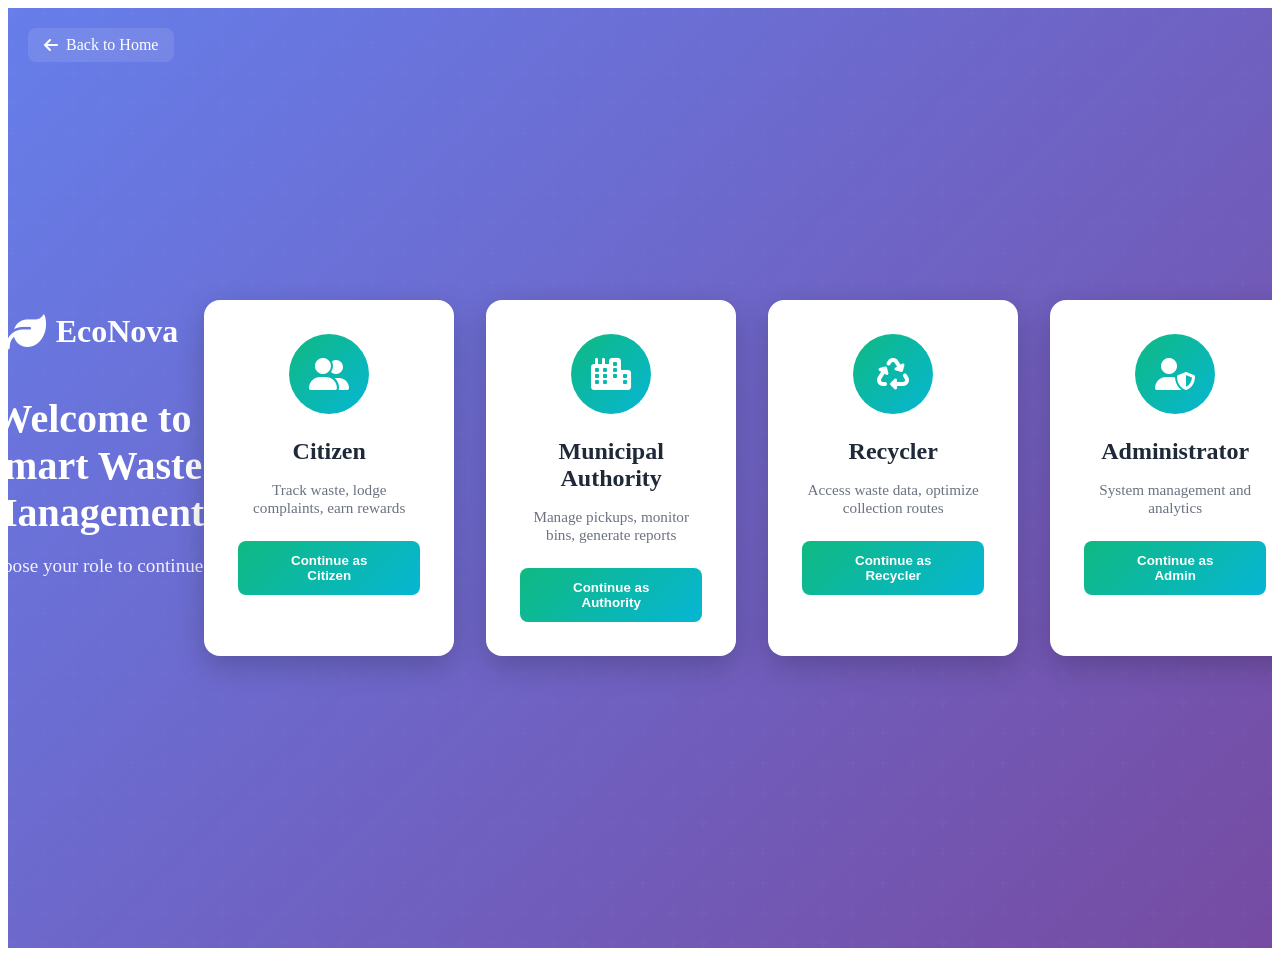
<file: modules/auth.html>
<!DOCTYPE html>
<html lang="en">
<head>
    <meta charset="UTF-8">
    <meta name="viewport" content="width=device-width, initial-scale=1.0">
    <title>Authentication - EcoNova Solutions</title>
    <link rel="stylesheet" href="../assets/css/auth.css">
    <link href="https://fonts.googleapis.com/css2?family=Poppins:wght@300;400;500;600;700&display=swap" rel="stylesheet">
    <link rel="stylesheet" href="https://cdnjs.cloudflare.com/ajax/libs/font-awesome/6.4.0/css/all.min.css">
</head>
<body>
    <div class="auth-container">
        <!-- Logo -->
        <div class="auth-header">
            <a href="../index.html" class="back-home">
                <i class="fas fa-arrow-left"></i> Back to Home
            </a>
            <div class="auth-logo">
                <i class="fas fa-leaf"></i>
                <span>EcoNova</span>
            </div>
            <h1>Welcome to Smart Waste Management</h1>
            <p>Choose your role to continue</p>
        </div>

        <!-- Role Selection -->
        <div class="role-selection" id="roleSelection">
            <div class="role-card" onclick="selectRole('citizen')">
                <div class="role-icon">
                    <i class="fas fa-user-friends"></i>
                </div>
                <h3>Citizen</h3>
                <p>Track waste, lodge complaints, earn rewards</p>
                <button class="btn-role">Continue as Citizen</button>
            </div>

            <div class="role-card" onclick="selectRole('municipal')">
                <div class="role-icon">
                    <i class="fas fa-city"></i>
                </div>
                <h3>Municipal Authority</h3>
                <p>Manage pickups, monitor bins, generate reports</p>
                <button class="btn-role">Continue as Authority</button>
            </div>

            <div class="role-card" onclick="selectRole('recycler')">
                <div class="role-icon">
                    <i class="fas fa-recycle"></i>
                </div>
                <h3>Recycler</h3>
                <p>Access waste data, optimize collection routes</p>
                <button class="btn-role">Continue as Recycler</button>
            </div>

            <div class="role-card" onclick="selectRole('admin')">
                <div class="role-icon">
                    <i class="fas fa-user-shield"></i>
                </div>
                <h3>Administrator</h3>
                <p>System management and analytics</p>
                <button class="btn-role">Continue as Admin</button>
            </div>
        </div>

        <!-- Login Form -->
        <div class="auth-form-container" id="loginForm" style="display: none;">
            <div class="form-header">
                <h2 id="loginTitle">Login</h2>
                <p id="loginSubtitle">Enter your credentials to access your account</p>
                <button class="back-btn" onclick="backToRoles()">
                    <i class="fas fa-chevron-left"></i> Change Role
                </button>
            </div>

            <form id="loginFormElement" onsubmit="handleLogin(event)">
                <div class="form-group">
                    <label>
                        <i class="fas fa-user"></i>
                        Username or Email
                    </label>
                    <input type="text" id="username" placeholder="Enter your username or email" required>
                </div>

                <div class="form-group">
                    <label>
                        <i class="fas fa-lock"></i>
                        Password
                    </label>
                    <div class="password-input">
                        <input type="password" id="password" placeholder="Enter your password" required>
                        <button type="button" class="toggle-password" onclick="togglePasswordVisibility('password')">
                            <i class="fas fa-eye"></i>
                        </button>
                    </div>
                </div>

                <div class="form-options">
                    <label class="remember-me">
                        <input type="checkbox" id="rememberMe">
                        Remember me for 30 days
                    </label>
                    <a href="#" class="forgot-link">Forgot Password?</a>
                </div>

                <button type="submit" class="btn-primary btn-full">
                    <i class="fas fa-sign-in-alt"></i> Login
                </button>

                <div class="divider">
                    <span>or continue with</span>
                </div>

                <div class="social-login">
                    <button type="button" class="social-btn" onclick="socialLogin('google')">
                        <i class="fab fa-google"></i>
                    </button>
                    <button type="button" class="social-btn" onclick="socialLogin('facebook')">
                        <i class="fab fa-facebook"></i>
                    </button>
                    <button type="button" class="social-btn" onclick="socialLogin('microsoft')">
                        <i class="fab fa-microsoft"></i>
                    </button>
                </div>

                <div class="register-prompt">
                    Don't have an account? <a href="#" onclick="switchToRegister()">Register Now</a>
                </div>
            </form>
        </div>

        <!-- Register Form -->
        <div class="auth-form-container" id="registerForm" style="display: none;">
            <div class="form-header">
                <h2>Create Your Account</h2>
                <p>Join EcoNova Solutions and contribute to a sustainable future</p>
                <button class="back-btn" onclick="switchToLogin()">
                    <i class="fas fa-chevron-left"></i> Back to Login
                </button>
            </div>

            <form id="registerFormElement" onsubmit="handleRegister(event)">
                <div class="form-group">
                    <label>
                        <i class="fas fa-id-card"></i>
                        Full Name
                    </label>
                    <input type="text" id="fullName" placeholder="Enter your full name" required>
                </div>

                <div class="form-group">
                    <label>
                        <i class="fas fa-envelope"></i>
                        Email Address
                    </label>
                    <input type="email" id="email" placeholder="Enter your email" required>
                </div>

                <div class="form-group">
                    <label>
                        <i class="fas fa-mobile-alt"></i>
                        Phone Number
                    </label>
                    <input type="tel" id="phone" placeholder="Enter your phone number" required>
                </div>

                <div class="form-group">
                    <label>
                        <i class="fas fa-user-tag"></i>
                        User Type
                    </label>
                    <select id="userType" required>
                        <option value="">Select your role</option>
                        <option value="citizen">Citizen</option>
                        <option value="municipal">Municipal Authority</option>
                        <option value="recycler">Recycler</option>
                        <option value="admin">Administrator</option>
                    </select>
                </div>

                <div class="form-group">
                    <label>
                        <i class="fas fa-lock"></i>
                        Password
                    </label>
                    <div class="password-input">
                        <input type="password" id="regPassword" placeholder="Create a strong password" required>
                        <button type="button" class="toggle-password" onclick="togglePasswordVisibility('regPassword')">
                            <i class="fas fa-eye"></i>
                        </button>
                    </div>
                    <div class="password-strength">
                        <div class="strength-bar" id="strengthBar"></div>
                        <span class="strength-text" id="strengthText">Password strength: <span id="strength">Weak</span></span>
                    </div>
                </div>

                <div class="form-group">
                    <label>
                        <i class="fas fa-lock"></i>
                        Confirm Password
                    </label>
                    <div class="password-input">
                        <input type="password" id="confirmPassword" placeholder="Re-enter your password" required>
                        <button type="button" class="toggle-password" onclick="togglePasswordVisibility('confirmPassword')">
                            <i class="fas fa-eye"></i>
                        </button>
                    </div>
                    <div id="passwordMatch" class="password-match"></div>
                </div>

                <div class="form-group checkbox-group">
                    <label>
                        <input type="checkbox" id="agreeTerms" required>
                        I agree to the <a href="#">Terms & Conditions</a> and <a href="#">Privacy Policy</a>
                    </label>
                </div>

                <div class="form-group checkbox-group">
                    <label>
                        <input type="checkbox" id="newsletter">
                        Subscribe to receive updates and sustainability tips
                    </label>
                </div>

                <button type="submit" class="btn-primary btn-full">
                    <i class="fas fa-user-plus"></i> Create Account
                </button>

                <div class="register-prompt">
                    Already have an account? <a href="#" onclick="switchToLogin()">Login Here</a>
                </div>
            </form>
        </div>
    </div>

    <script src="../assets/js/auth.js"></script>
</body>
</html>
</file>
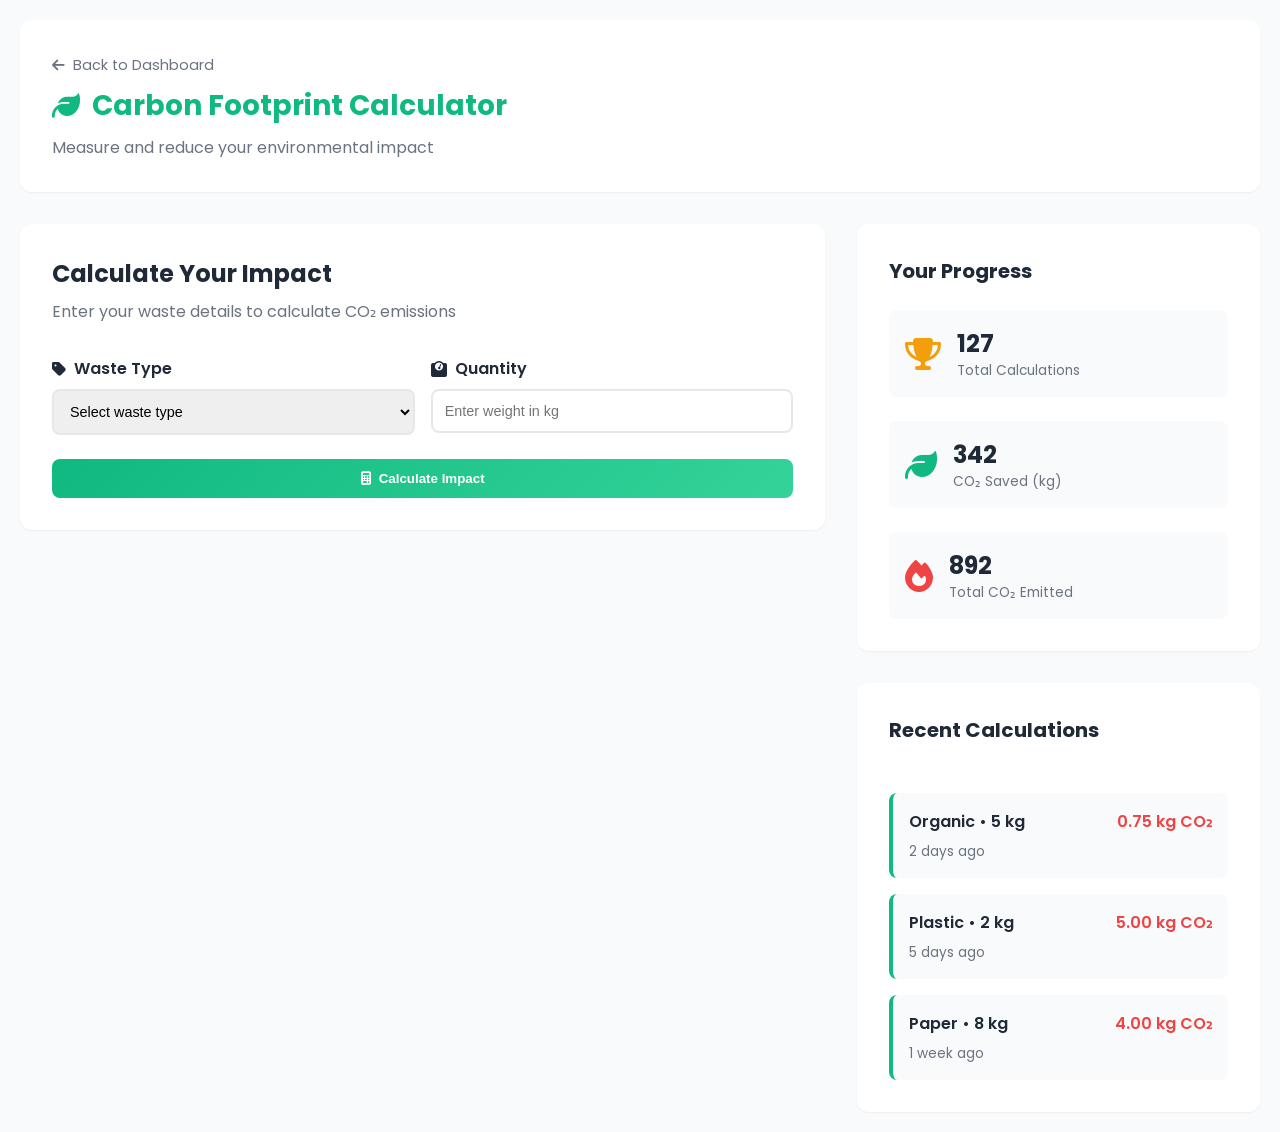
<file: modules/carbon-calculator.html>
<!DOCTYPE html>
<html lang="en">
<head>
    <meta charset="UTF-8">
    <meta name="viewport" content="width=device-width, initial-scale=1.0">
    <title>Carbon Footprint Calculator - EcoNova Solutions</title>
    <link rel="stylesheet" href="../assets/css/carbon.css">
    <link href="https://fonts.googleapis.com/css2?family=Poppins:wght@300;400;500;600;700&display=swap" rel="stylesheet">
    <link rel="stylesheet" href="https://cdnjs.cloudflare.com/ajax/libs/font-awesome/6.4.0/css/all.min.css">
</head>
<body>
    <div class="carbon-page">
        <!-- Header -->
        <header class="carbon-header">
            <div class="header-content">
                <div class="header-left">
                    <a href="dashboard.html" class="back-btn">
                        <i class="fas fa-arrow-left"></i> Back to Dashboard
                    </a>
                    <h1>
                        <i class="fas fa-leaf"></i>
                        Carbon Footprint Calculator
                    </h1>
                    <p>Measure and reduce your environmental impact</p>
                </div>
            </div>
        </header>

        <div class="carbon-container">
            <!-- Calculator Section -->
            <div class="calculator-section">
                <div class="calculator-card">
                    <h2>Calculate Your Impact</h2>
                    <p class="subtitle">Enter your waste details to calculate CO₂ emissions</p>
                    
                    <form id="carbonForm" class="carbon-form">
                        <div class="form-row">
                            <div class="form-group">
                                <label>
                                    <i class="fas fa-tag"></i> Waste Type
                                </label>
                                <select id="wasteType" required>
                                    <option value="">Select waste type</option>
                                    <option value="organic">Organic Waste</option>
                                    <option value="plastic">Plastic</option>
                                    <option value="glass">Glass</option>
                                    <option value="metal">Metal</option>
                                    <option value="paper">Paper & Cardboard</option>
                                    <option value="hazardous">Hazardous</option>
                                    <option value="ewaste">E-Waste</option>
                                </select>
                            </div>
                            
                            <div class="form-group">
                                <label>
                                    <i class="fas fa-weight"></i> Quantity
                                </label>
                                <input type="number" id="quantity" placeholder="Enter weight in kg" min="0" step="0.1" required>
                            </div>
                        </div>
                        
                        <button type="submit" class="btn btn-primary">
                            <i class="fas fa-calculator"></i> Calculate Impact
                        </button>
                    </form>
                </div>

                <!-- Result Card -->
                <div class="result-card" id="resultCard" style="display: none;">
                    <h3>Your Carbon Impact</h3>
                    <div class="co2-display">
                        <div class="co2-value">
                            <span id="co2Value">0</span>
                            <span class="co2-unit">kg CO₂</span>
                        </div>
                        <p class="co2-equivalent" id="co2Equivalent"></p>
                    </div>
                    
                    <div class="comparison-chart" id="comparisonChart">
                        <!-- Chart will be generated here -->
                    </div>
                    
                    <div class="recommendations" id="recommendations">
                        <!-- Recommendations will be shown here -->
                    </div>
                </div>
            </div>

            <!-- Stats & History -->
            <div class="stats-section">
                <div class="stats-card">
                    <h3>Your Progress</h3>
                    <div class="stat-items">
                        <div class="stat-item">
                            <i class="fas fa-trophy" style="color: #f59e0b;"></i>
                            <div>
                                <span class="stat-value">127</span>
                                <span class="stat-label">Total Calculations</span>
                            </div>
                        </div>
                        <div class="stat-item">
                            <i class="fas fa-leaf" style="color: #10b981;"></i>
                            <div>
                                <span class="stat-value">342</span>
                                <span class="stat-label">CO₂ Saved (kg)</span>
                            </div>
                        </div>
                        <div class="stat-item">
                            <i class="fas fa-fire" style="color: #ef4444;"></i>
                            <div>
                                <span class="stat-value">892</span>
                                <span class="stat-label">Total CO₂ Emitted</span>
                            </div>
                        </div>
                    </div>
                </div>

                <div class="history-card">
                    <div class="card-header">
                        <h3>Recent Calculations</h3>
                    </div>
                    <div class="history-list" id="historyList">
                        <!-- History items will be loaded here -->
                    </div>
                </div>
            </div>
        </div>
    </div>

    <script src="../assets/js/carbon.js"></script>
</body>
</html>
</file>
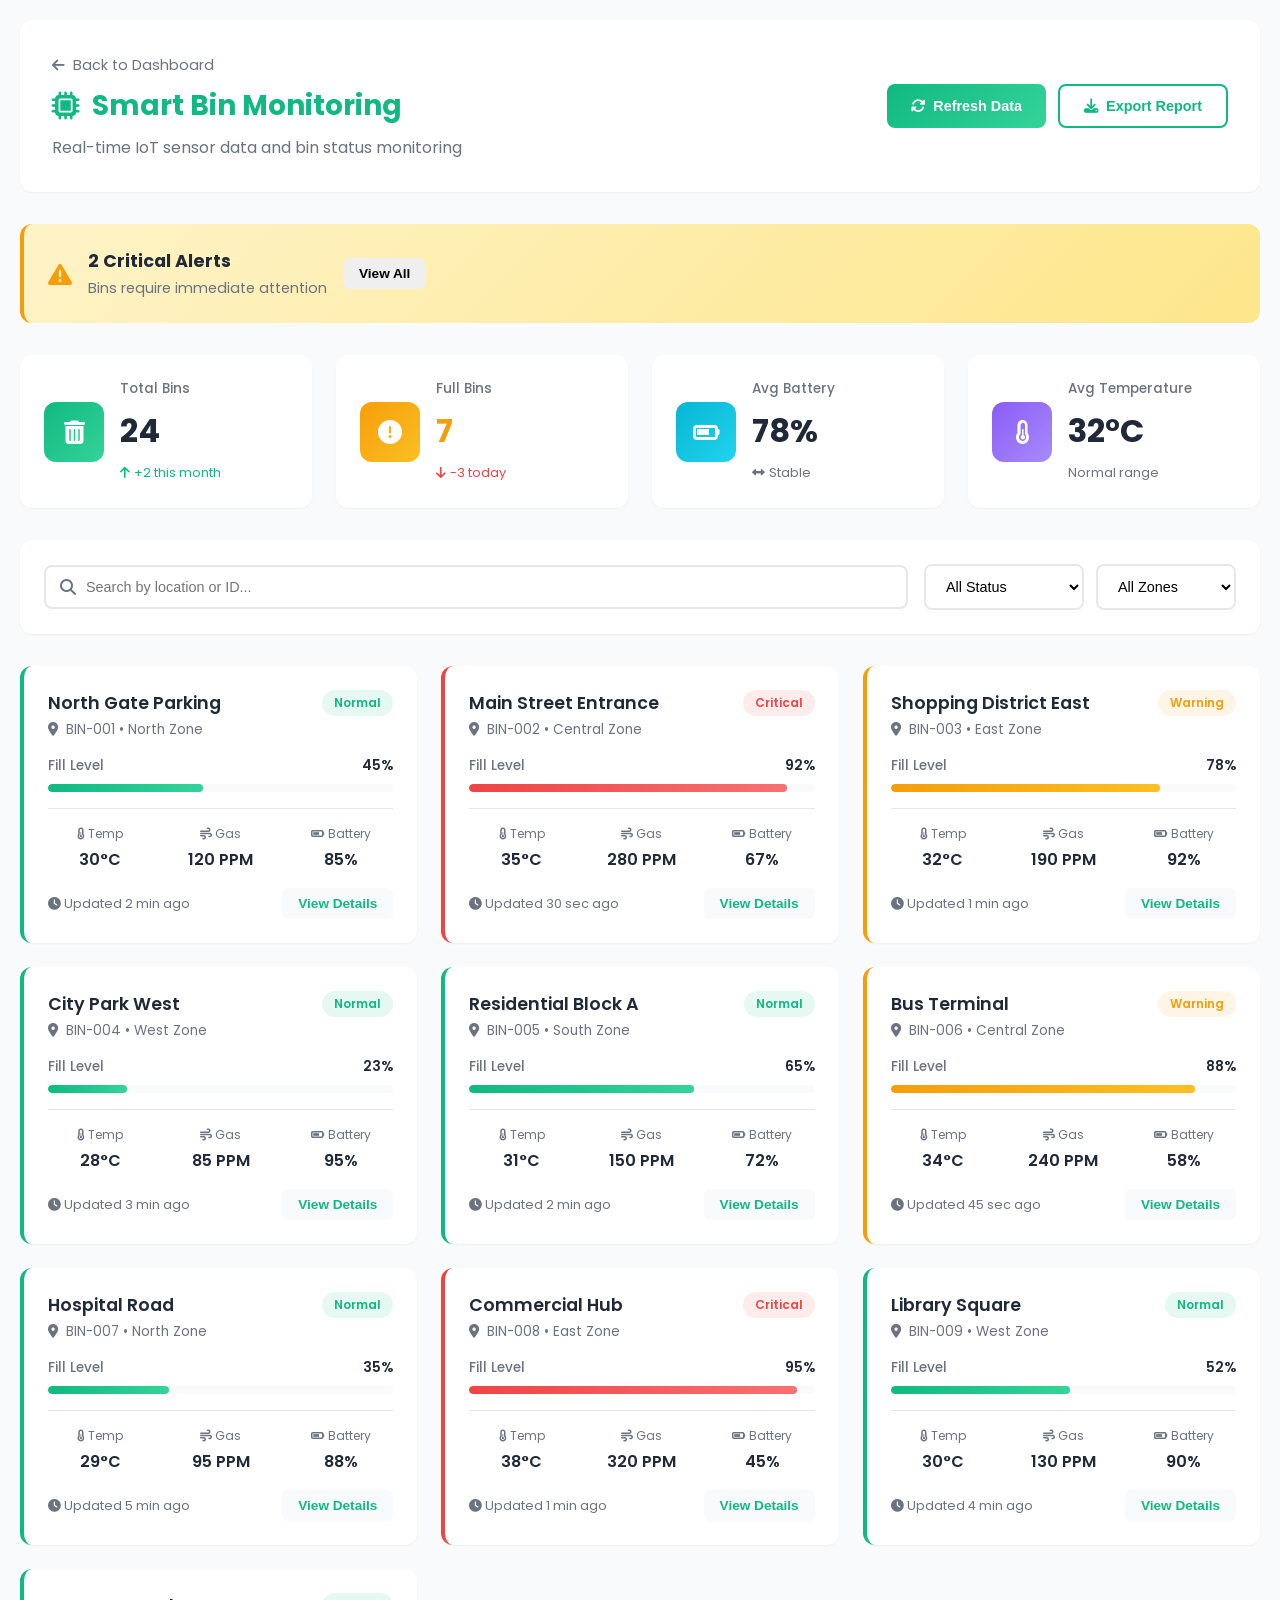
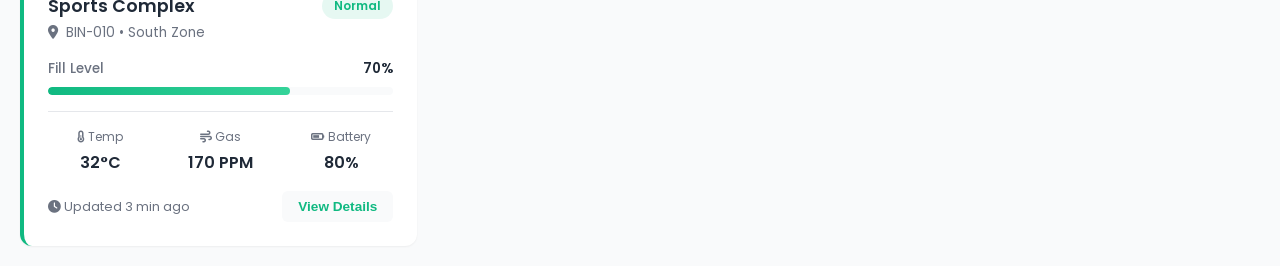
<file: modules/sensors.html>
<!DOCTYPE html>
<html lang="en">
<head>
    <meta charset="UTF-8">
    <meta name="viewport" content="width=device-width, initial-scale=1.0">
    <title>Smart Bin Sensors - EcoNova Solutions</title>
    <link rel="stylesheet" href="../assets/css/sensors.css">
    <link href="https://fonts.googleapis.com/css2?family=Poppins:wght@300;400;500;600;700&display=swap" rel="stylesheet">
    <link rel="stylesheet" href="https://cdnjs.cloudflare.com/ajax/libs/font-awesome/6.4.0/css/all.min.css">
</head>
<body>
    <div class="sensor-page">
        <!-- Header -->
        <header class="sensor-header">
            <div class="header-content">
                <div class="header-left">
                    <a href="dashboard.html" class="back-btn">
                        <i class="fas fa-arrow-left"></i> Back to Dashboard
                    </a>
                    <h1>
                        <i class="fas fa-microchip"></i>
                        Smart Bin Monitoring
                    </h1>
                    <p>Real-time IoT sensor data and bin status monitoring</p>
                </div>
                <div class="header-actions">
                    <button class="btn btn-primary" onclick="refreshData()">
                        <i class="fas fa-sync-alt"></i> Refresh Data
                    </button>
                    <button class="btn btn-secondary">
                        <i class="fas fa-download"></i> Export Report
                    </button>
                </div>
            </div>
        </header>

        <!-- Main Content -->
        <div class="sensor-container">
            <!-- Alert Panel -->
            <div class="alert-panel" id="alertPanel">
                <div class="alert-content">
                    <i class="fas fa-exclamation-triangle"></i>
                    <div class="alert-text">
                        <strong>3 Critical Alerts</strong>
                        <p>Bins require immediate attention</p>
                    </div>
                    <button class="btn btn-small" onclick="viewAlerts()">View All</button>
                </div>
            </div>

            <!-- Stats Overview -->
            <div class="stats-grid">
                <div class="stat-card">
                    <div class="stat-icon" style="background: linear-gradient(135deg, #10b981, #34d399);">
                        <i class="fas fa-trash-alt"></i>
                    </div>
                    <div class="stat-details">
                        <h3>Total Bins</h3>
                        <p class="stat-value">24</p>
                        <span class="stat-change positive">
                            <i class="fas fa-arrow-up"></i> +2 this month
                        </span>
                    </div>
                </div>

                <div class="stat-card">
                    <div class="stat-icon" style="background: linear-gradient(135deg, #f59e0b, #fbbf24);">
                        <i class="fas fa-exclamation-circle"></i>
                    </div>
                    <div class="stat-details">
                        <h3>Full Bins</h3>
                        <p class="stat-value" style="color: #f59e0b;">7</p>
                        <span class="stat-change negative">
                            <i class="fas fa-arrow-down"></i> -3 today
                        </span>
                    </div>
                </div>

                <div class="stat-card">
                    <div class="stat-icon" style="background: linear-gradient(135deg, #06b6d4, #22d3ee);">
                        <i class="fas fa-battery-three-quarters"></i>
                    </div>
                    <div class="stat-details">
                        <h3>Avg Battery</h3>
                        <p class="stat-value">78%</p>
                        <span class="stat-change neutral">
                            <i class="fas fa-arrows-alt-h"></i> Stable
                        </span>
                    </div>
                </div>

                <div class="stat-card">
                    <div class="stat-icon" style="background: linear-gradient(135deg, #8b5cf6, #a78bfa);">
                        <i class="fas fa-thermometer-half"></i>
                    </div>
                    <div class="stat-details">
                        <h3>Avg Temperature</h3>
                        <p class="stat-value">32°C</p>
                        <span class="stat-change neutral">Normal range</span>
                    </div>
                </div>
            </div>

            <!-- Filters and Search -->
            <div class="controls-bar">
                <div class="search-box">
                    <i class="fas fa-search"></i>
                    <input type="text" placeholder="Search by location or ID..." id="searchInput">
                </div>
                <div class="filter-group">
                    <select class="filter-select" id="statusFilter">
                        <option value="all">All Status</option>
                        <option value="critical">Critical (>90%)</option>
                        <option value="warning">Warning (>75%)</option>
                        <option value="normal">Normal</option>
                    </select>
                    <select class="filter-select" id="zoneFilter">
                        <option value="all">All Zones</option>
                        <option value="north">North Zone</option>
                        <option value="south">South Zone</option>
                        <option value="east">East Zone</option>
                        <option value="west">West Zone</option>
                        <option value="central">Central Zone</option>
                    </select>
                </div>
            </div>

            <!-- Bin List -->
            <div class="bins-container" id="binsContainer">
                <!-- Bin cards will be generated by JavaScript -->
            </div>
        </div>
    </div>

    <!-- Bin Detail Modal -->
    <div class="modal" id="binModal">
        <div class="modal-content">
            <div class="modal-header">
                <h2>Bin Details</h2>
                <button class="close-btn" onclick="closeBinModal()">
                    <i class="fas fa-times"></i>
                </button>
            </div>
            <div class="modal-body" id="binDetails">
                <!-- Details will be loaded here -->
            </div>
        </div>
    </div>

    <script src="../assets/js/sensors.js"></script>
</body>
</html>
</file>
<file: assets/css/auth.css>
/* ===================================
   AUTHENTICATION STYLES
   =================================== */
:root {
    --primary-color: #10b981;
    --primary-dark: #059669;
    --primary-light: #34d399;
    --secondary-color: #06b6d4;
    --accent-color: #f59e0b;
    --text-dark: #1f2937;
    --text-light: #6b7280;
    --bg-white: #ffffff;
    --bg-light: #f9fafb;
    --bg-gradient: linear-gradient(135deg, #10b981 0%, #06b6d4 100%);
}

.auth-container {
    min-height: 100vh;
    background: linear-gradient(135deg, #667eea 0%, #764ba2 100%);
    display: flex;
    align-items: center;
    justify-content: center;
    padding: 20px;
    position: relative;
    overflow: hidden;
}

.auth-container::before {
    content: '';
    position: absolute;
    top: 0;
    left: 0;
    right: 0;
    bottom: 0;
    background: url('data:image/svg+xml,<svg width="60" height="60" viewBox="0 0 60 60" xmlns="http://www.w3.org/2000/svg"><g fill="none" fill-rule="evenodd"><g fill="%23ffffff" fill-opacity="0.05"><path d="M36 34v-4h-2v4h-4v2h4v4h2v-4h4v-2h-4zm0-30V0h-2v4h-4v2h4v4h2V6h4V4h-4zM6 34v-4H4v4H0v2h4v4h2v-4h4v-2H6zM6 4V0H4v4H0v2h4v4h2V6h4V4H6z"/></g></g></svg>');
    opacity: 0.3;
    animation: movePattern 20s linear infinite;
}

@keyframes movePattern {
    0% { transform: translate(0, 0); }
    100% { transform: translate(60px, 60px); }
}

.auth-header {
    text-align: center;
    margin-bottom: 3rem;
    color: white;
}

.back-home {
    position: absolute;
    top: 20px;
    left: 20px;
    color: white;
    text-decoration: none;
    display: inline-flex;
    align-items: center;
    gap: 0.5rem;
    padding: 0.5rem 1rem;
    border-radius: 8px;
    background: rgba(255, 255, 255, 0.1);
    backdrop-filter: blur(10px);
    transition: all 0.3s ease;
}

.back-home:hover {
    background: rgba(255, 255, 255, 0.2);
    transform: translateX(-5px);
}

.auth-logo {
    display: inline-flex;
    align-items: center;
    gap: 10px;
    font-size: 2rem;
    font-weight: 700;
    margin-bottom: 1rem;
}

.auth-logo i {
    font-size: 2.5rem;
}

.auth-header h1 {
    font-size: 2.5rem;
    font-weight: 700;
    margin-bottom: 0.5rem;
}

.auth-header p {
    font-size: 1.2rem;
    opacity: 0.9;
}

/* ===================================
   ROLE SELECTION
   =================================== */
.role-selection {
    display: grid;
    grid-template-columns: repeat(auto-fit, minmax(250px, 1fr));
    gap: 2rem;
    max-width: 1200px;
    width: 100%;
    z-index: 1;
}

.role-card {
    background: white;
    border-radius: 16px;
    padding: 2rem;
    text-align: center;
    cursor: pointer;
    transition: all 0.3s ease;
    box-shadow: 0 10px 30px rgba(0, 0, 0, 0.2);
    border: 2px solid transparent;
}

.role-card:hover {
    transform: translateY(-10px);
    box-shadow: 0 20px 40px rgba(0, 0, 0, 0.3);
    border-color: var(--primary-color);
}

.role-icon {
    width: 80px;
    height: 80px;
    background: linear-gradient(135deg, var(--primary-color), var(--secondary-color));
    border-radius: 50%;
    display: flex;
    align-items: center;
    justify-content: center;
    margin: 0 auto 1.5rem;
    font-size: 2rem;
    color: white;
    transition: all 0.3s ease;
}

.role-card:hover .role-icon {
    transform: scale(1.1) rotate(5deg);
}

.role-card h3 {
    font-size: 1.5rem;
    font-weight: 600;
    margin-bottom: 0.5rem;
    color: var(--text-dark);
}

.role-card p {
    color: var(--text-light);
    margin-bottom: 1.5rem;
    font-size: 0.95rem;
}

.btn-role {
    background: var(--bg-gradient);
    color: white;
    border: none;
    padding: 0.75rem 2rem;
    border-radius: 8px;
    font-weight: 600;
    cursor: pointer;
    transition: all 0.3s ease;
    width: 100%;
}

.btn-role:hover {
    transform: translateY(-2px);
    box-shadow: 0 5px 15px rgba(16, 185, 129, 0.4);
}

/* ===================================
   AUTH FORMS
   =================================== */
.auth-form-container {
    background: white;
    border-radius: 20px;
    padding: 3rem;
    max-width: 500px;
    width: 100%;
    box-shadow: 0 20px 60px rgba(0, 0, 0, 0.3);
    z-index: 1;
    animation: slideIn 0.3s ease-out;
}

@keyframes slideIn {
    from {
        opacity: 0;
        transform: translateY(20px);
    }
    to {
        opacity: 1;
        transform: translateY(0);
    }
}

.form-header {
    text-align: center;
    margin-bottom: 2rem;
}

.form-header h2 {
    font-size: 2rem;
    font-weight: 700;
    margin-bottom: 0.5rem;
    color: var(--text-dark);
}

.form-header p {
    color: var(--text-light);
    margin-bottom: 1rem;
}

.back-btn {
    background: transparent;
    border: none;
    color: var(--primary-color);
    cursor: pointer;
    font-weight: 500;
    display: inline-flex;
    align-items: center;
    gap: 0.5rem;
    transition: all 0.3s ease;
}

.back-btn:hover {
    transform: translateX(-5px);
}

.form-group {
    margin-bottom: 1.5rem;
}

.form-group label {
    display: flex;
    align-items: center;
    gap: 0.5rem;
    font-weight: 500;
    margin-bottom: 0.5rem;
    color: var(--text-dark);
}

.form-group label i {
    color: var(--primary-color);
}

.form-group input,
.form-group select {
    width: 100%;
    padding: 1rem;
    border: 2px solid #e5e7eb;
    border-radius: 8px;
    font-size: 1rem;
    transition: all 0.3s ease;
    font-family: 'Poppins', sans-serif;
}

.form-group input:focus,
.form-group select:focus {
    outline: none;
    border-color: var(--primary-color);
    box-shadow: 0 0 0 3px rgba(16, 185, 129, 0.1);
}

.password-input {
    position: relative;
}

.password-input input {
    padding-right: 3rem;
}

.toggle-password {
    position: absolute;
    right: 10px;
    top: 50%;
    transform: translateY(-50%);
    background: transparent;
    border: none;
    color: var(--text-light);
    cursor: pointer;
    padding: 0.5rem;
    transition: all 0.3s ease;
}

.toggle-password:hover {
    color: var(--primary-color);
}

.password-strength {
    margin-top: 0.5rem;
}

.strength-bar {
    height: 4px;
    background: #e5e7eb;
    border-radius: 2px;
    overflow: hidden;
    margin-bottom: 0.25rem;
}

.strength-bar::before {
    content: '';
    display: block;
    height: 100%;
    width: 0%;
    transition: all 0.3s ease;
    background: #ef4444;
}

.strength-bar.weak::before {
    width: 33.33%;
    background: #ef4444;
}

.strength-bar.medium::before {
    width: 66.66%;
    background: #f59e0b;
}

.strength-bar.strong::before {
    width: 100%;
    background: #10b981;
}

.strength-text {
    font-size: 0.85rem;
    color: var(--text-light);
}

.strength-text span {
    font-weight: 600;
}

.password-match {
    margin-top: 0.5rem;
    font-size: 0.85rem;
    display: none;
}

.password-match.match {
    display: block;
    color: #10b981;
}

.password-match.no-match {
    display: block;
    color: #ef4444;
}

.form-options {
    display: flex;
    justify-content: space-between;
    align-items: center;
    margin-bottom: 1.5rem;
}

.remember-me {
    display: flex;
    align-items: center;
    gap: 0.5rem;
    font-size: 0.9rem;
}

.forgot-link {
    color: var(--primary-color);
    text-decoration: none;
    font-size: 0.9rem;
    transition: all 0.3s ease;
}

.forgot-link:hover {
    text-decoration: underline;
}

.checkbox-group label {
    display: flex;
    align-items: center;
    gap: 0.5rem;
    font-size: 0.9rem;
    cursor: pointer;
}

.checkbox-group input[type="checkbox"] {
    width: auto;
    cursor: pointer;
}

.checkbox-group a {
    color: var(--primary-color);
    text-decoration: none;
}

.checkbox-group a:hover {
    text-decoration: underline;
}

.btn-full {
    width: 100%;
    padding: 1rem;
    font-size: 1.1rem;
    margin-bottom: 1rem;
}

.divider {
    text-align: center;
    margin: 1.5rem 0;
    position: relative;
}

.divider::before,
.divider::after {
    content: '';
    position: absolute;
    top: 50%;
    width: 40%;
    height: 1px;
    background: #e5e7eb;
}

.divider::before {
    left: 0;
}

.divider::after {
    right: 0;
}

.divider span {
    background: white;
    padding: 0 1rem;
    position: relative;
    color: var(--text-light);
    font-size: 0.9rem;
}

.social-login {
    display: flex;
    gap: 1rem;
    justify-content: center;
    margin-bottom: 1.5rem;
}

.social-btn {
    width: 50px;
    height: 50px;
    border: 2px solid #e5e7eb;
    border-radius: 50%;
    background: white;
    cursor: pointer;
    transition: all 0.3s ease;
    font-size: 1.3rem;
    color: var(--text-dark);
    display: flex;
    align-items: center;
    justify-content: center;
}

.social-btn:hover {
    border-color: var(--primary-color);
    background: var(--primary-color);
    color: white;
    transform: translateY(-3px);
}

.register-prompt {
    text-align: center;
    font-size: 0.95rem;
    color: var(--text-light);
}

.register-prompt a {
    color: var(--primary-color);
    text-decoration: none;
    font-weight: 600;
    transition: all 0.3s ease;
}

.register-prompt a:hover {
    text-decoration: underline;
}

/* ===================================
   RESPONSIVE
   =================================== */
@media (max-width: 768px) {
    .auth-header h1 {
        font-size: 2rem;
    }

    .role-selection {
        grid-template-columns: 1fr;
    }

    .auth-form-container {
        padding: 2rem 1.5rem;
    }

    .form-options {
        flex-direction: column;
        align-items: flex-start;
        gap: 1rem;
    }

    .back-home {
        position: relative;
        top: 0;
        left: 0;
        margin-bottom: 1rem;
        display: inline-block;
    }
}

@media (max-width: 480px) {
    .auth-header h1 {
        font-size: 1.5rem;
    }

    .auth-logo {
        font-size: 1.5rem;
    }

    .auth-logo i {
        font-size: 2rem;
    }

    .role-card {
        padding: 1.5rem;
    }

    .auth-form-container {
        padding: 1.5rem 1rem;
    }
}
</file>
<file: assets/css/carbon.css>
/* ===================================
   CARBON CALCULATOR STYLES
   =================================== */
:root {
    --primary-color: #10b981;
    --danger-color: #ef4444;
    --warning-color: #f59e0b;
    --bg-light: #f9fafb;
    --bg-white: #ffffff;
    --text-dark: #1f2937;
    --text-light: #6b7280;
    --border-color: #e5e7eb;
    --shadow-sm: 0 1px 2px 0 rgba(0, 0, 0, 0.05);
    --shadow-md: 0 4px 6px -1px rgba(0, 0, 0, 0.1);
    --shadow-lg: 0 10px 15px -3px rgba(0, 0, 0, 0.1);
    --border-radius: 12px;
}

* {
    margin: 0;
    padding: 0;
    box-sizing: border-box;
}

body {
    font-family: 'Poppins', sans-serif;
    background: var(--bg-light);
    color: var(--text-dark);
}

.carbon-page {
    min-height: 100vh;
    padding: 20px;
}

/* Header */
.carbon-header {
    background: var(--bg-white);
    border-radius: var(--border-radius);
    padding: 2rem;
    margin-bottom: 2rem;
    box-shadow: var(--shadow-sm);
}

.header-content {
    display: flex;
    justify-content: space-between;
    align-items: center;
}

.header-left h1 {
    display: flex;
    align-items: center;
    gap: 0.75rem;
    font-size: 1.75rem;
    color: var(--primary-color);
    margin: 0.5rem 0;
}

.header-left p {
    color: var(--text-light);
    margin-top: 0.25rem;
}

.back-btn {
    display: inline-flex;
    align-items: center;
    gap: 0.5rem;
    color: var(--text-light);
    text-decoration: none;
    font-size: 0.9rem;
    transition: all 0.3s;
}

.back-btn:hover {
    color: var(--primary-color);
}

/* Container */
.carbon-container {
    display: grid;
    grid-template-columns: 2fr 1fr;
    gap: 2rem;
}

/* Calculator Section */
.calculator-section {
    display: flex;
    flex-direction: column;
    gap: 2rem;
}

.calculator-card,
.result-card {
    background: var(--bg-white);
    border-radius: var(--border-radius);
    padding: 2rem;
    box-shadow: var(--shadow-sm);
}

.calculator-card h2 {
    font-size: 1.5rem;
    margin-bottom: 0.5rem;
}

.calculator-card .subtitle {
    color: var(--text-light);
    margin-bottom: 2rem;
}

/* Form */
.carbon-form {
    display: flex;
    flex-direction: column;
    gap: 1.5rem;
}

.form-row {
    display: grid;
    grid-template-columns: 1fr 1fr;
    gap: 1rem;
}

.form-group {
    display: flex;
    flex-direction: column;
    gap: 0.5rem;
}

.form-group label {
    font-weight: 600;
    color: var(--text-dark);
    display: flex;
    align-items: center;
    gap: 0.5rem;
}

.form-group select,
.form-group input {
    padding: 0.75rem;
    border: 2px solid var(--border-color);
    border-radius: 8px;
    font-size: 0.9rem;
    transition: all 0.3s;
}

.form-group select:focus,
.form-group input:focus {
    outline: none;
    border-color: var(--primary-color);
}

.btn {
    padding: 0.75rem 2rem;
    border: none;
    border-radius: 8px;
    font-weight: 600;
    cursor: pointer;
    transition: all 0.3s;
    display: inline-flex;
    align-items: center;
    justify-content: center;
    gap: 0.5rem;
    width: 100%;
}

.btn-primary {
    background: linear-gradient(135deg, var(--primary-color), #34d399);
    color: white;
}

.btn-primary:hover {
    transform: translateY(-2px);
    box-shadow: var(--shadow-md);
}

/* Result Display */
.result-card h3 {
    font-size: 1.25rem;
    margin-bottom: 1.5rem;
    color: var(--text-dark);
}

.co2-display {
    text-align: center;
    margin-bottom: 2rem;
}

.co2-value {
    display: inline-flex;
    align-items: baseline;
    gap: 0.5rem;
    font-size: 3rem;
    font-weight: 700;
    color: var(--danger-color);
}

.co2-unit {
    font-size: 1.5rem;
    color: var(--text-light);
}

.co2-equivalent {
    font-size: 1.1rem;
    color: var(--text-light);
    margin-top: 0.5rem;
}

.comparison-chart {
    margin-bottom: 2rem;
    padding: 1.5rem;
    background: var(--bg-light);
    border-radius: var(--border-radius);
}

.bar-item {
    display: flex;
    align-items: center;
    gap: 1rem;
    margin-bottom: 1rem;
}

.bar-item:last-child {
    margin-bottom: 0;
}

.bar-label {
    min-width: 120px;
    font-weight: 600;
    font-size: 0.9rem;
}

.bar-container {
    flex: 1;
    height: 30px;
    background: var(--bg-white);
    border-radius: 15px;
    overflow: hidden;
    position: relative;
}

.bar-fill {
    height: 100%;
    background: linear-gradient(90deg, var(--primary-color), #34d399);
    border-radius: 15px;
    transition: width 1s ease-out;
    display: flex;
    align-items: center;
    padding-left: 1rem;
    color: white;
    font-weight: 600;
    font-size: 0.85rem;
}

.recommendations {
    display: flex;
    flex-direction: column;
    gap: 1rem;
}

.recommendation-item {
    padding: 1rem;
    background: var(--bg-light);
    border-left: 4px solid var(--primary-color);
    border-radius: 8px;
    display: flex;
    align-items: center;
    gap: 1rem;
}

.recommendation-item i {
    font-size: 1.5rem;
    color: var(--primary-color);
}

.recommendation-item p {
    line-height: 1.6;
    color: var(--text-dark);
}

/* Stats Section */
.stats-section {
    display: flex;
    flex-direction: column;
    gap: 2rem;
}

.stats-card,
.history-card {
    background: var(--bg-white);
    border-radius: var(--border-radius);
    padding: 2rem;
    box-shadow: var(--shadow-sm);
}

.stats-card h3,
.history-card h3 {
    font-size: 1.25rem;
    margin-bottom: 1.5rem;
    color: var(--text-dark);
}

.stat-items {
    display: flex;
    flex-direction: column;
    gap: 1.5rem;
}

.stat-item {
    display: flex;
    align-items: center;
    gap: 1rem;
    padding: 1rem;
    background: var(--bg-light);
    border-radius: 8px;
}

.stat-item i {
    font-size: 2rem;
}

.stat-value {
    display: block;
    font-size: 1.5rem;
    font-weight: 700;
    color: var(--text-dark);
}

.stat-label {
    display: block;
    font-size: 0.85rem;
    color: var(--text-light);
}

.card-header {
    display: flex;
    justify-content: space-between;
    align-items: center;
    margin-bottom: 1.5rem;
}

.history-list {
    display: flex;
    flex-direction: column;
    gap: 1rem;
}

.history-item {
    padding: 1rem;
    background: var(--bg-light);
    border-radius: 8px;
    border-left: 4px solid var(--primary-color);
}

.history-item-header {
    display: flex;
    justify-content: space-between;
    align-items: center;
    margin-bottom: 0.5rem;
}

.history-item-category {
    font-weight: 600;
    color: var(--text-dark);
}

.history-item-co2 {
    font-weight: 600;
    color: var(--danger-color);
}

.history-item-details {
    font-size: 0.85rem;
    color: var(--text-light);
}

/* Responsive */
@media (max-width: 1024px) {
    .carbon-container {
        grid-template-columns: 1fr;
    }
}

@media (max-width: 768px) {
    .carbon-page {
        padding: 10px;
    }

    .form-row {
        grid-template-columns: 1fr;
    }

    .co2-value {
        font-size: 2rem;
    }
}
</file>
<file: assets/css/sensors.css>
/* ===================================
   SENSOR MODULE STYLES
   =================================== */
:root {
    --primary-color: #10b981;
    --primary-dark: #059669;
    --secondary-color: #06b6d4;
    --danger-color: #ef4444;
    --warning-color: #f59e0b;
    --success-color: #10b981;
    --bg-light: #f9fafb;
    --bg-white: #ffffff;
    --text-dark: #1f2937;
    --text-light: #6b7280;
    --border-color: #e5e7eb;
    --shadow-sm: 0 1px 2px 0 rgba(0, 0, 0, 0.05);
    --shadow-md: 0 4px 6px -1px rgba(0, 0, 0, 0.1);
    --shadow-lg: 0 10px 15px -3px rgba(0, 0, 0, 0.1);
    --border-radius: 12px;
}

* {
    margin: 0;
    padding: 0;
    box-sizing: border-box;
}

body {
    font-family: 'Poppins', sans-serif;
    background: var(--bg-light);
    color: var(--text-dark);
}

.sensor-page {
    min-height: 100vh;
    padding: 20px;
}

/* ===================================
   HEADER
   =================================== */
.sensor-header {
    background: var(--bg-white);
    border-radius: var(--border-radius);
    padding: 2rem;
    margin-bottom: 2rem;
    box-shadow: var(--shadow-sm);
}

.header-content {
    display: flex;
    justify-content: space-between;
    align-items: center;
    flex-wrap: wrap;
    gap: 1rem;
}

.header-left h1 {
    display: flex;
    align-items: center;
    gap: 0.75rem;
    font-size: 1.75rem;
    color: var(--primary-color);
    margin: 0.5rem 0;
}

.header-left p {
    color: var(--text-light);
    margin-top: 0.25rem;
}

.back-btn {
    display: inline-flex;
    align-items: center;
    gap: 0.5rem;
    color: var(--text-light);
    text-decoration: none;
    font-size: 0.9rem;
    transition: all 0.3s;
}

.back-btn:hover {
    color: var(--primary-color);
}

.header-actions {
    display: flex;
    gap: 0.75rem;
}

.btn {
    padding: 0.75rem 1.5rem;
    border: none;
    border-radius: 8px;
    font-weight: 600;
    cursor: pointer;
    transition: all 0.3s;
    display: inline-flex;
    align-items: center;
    gap: 0.5rem;
    font-size: 0.9rem;
}

.btn-primary {
    background: linear-gradient(135deg, var(--primary-color), #34d399);
    color: white;
}

.btn-primary:hover {
    transform: translateY(-2px);
    box-shadow: var(--shadow-md);
}

.btn-secondary {
    background: var(--bg-white);
    color: var(--primary-color);
    border: 2px solid var(--primary-color);
}

.btn-secondary:hover {
    background: var(--primary-color);
    color: white;
}

.btn-small {
    padding: 0.5rem 1rem;
    font-size: 0.85rem;
}

/* ===================================
   ALERT PANEL
   =================================== */
.alert-panel {
    background: linear-gradient(135deg, #fef3c7, #fde68a);
    border-left: 4px solid var(--warning-color);
    border-radius: var(--border-radius);
    padding: 1.5rem;
    margin-bottom: 2rem;
    display: none;
}

.alert-panel.show {
    display: block;
}

.alert-content {
    display: flex;
    align-items: center;
    gap: 1rem;
}

.alert-content i {
    font-size: 1.5rem;
    color: var(--warning-color);
}

.alert-text strong {
    display: block;
    font-size: 1.1rem;
    margin-bottom: 0.25rem;
}

.alert-text p {
    color: var(--text-light);
    font-size: 0.9rem;
}

/* ===================================
   STATS GRID
   =================================== */
.stats-grid {
    display: grid;
    grid-template-columns: repeat(auto-fit, minmax(250px, 1fr));
    gap: 1.5rem;
    margin-bottom: 2rem;
}

.stat-card {
    background: var(--bg-white);
    border-radius: var(--border-radius);
    padding: 1.5rem;
    display: flex;
    align-items: center;
    gap: 1rem;
    box-shadow: var(--shadow-sm);
    transition: all 0.3s;
}

.stat-card:hover {
    transform: translateY(-5px);
    box-shadow: var(--shadow-lg);
}

.stat-icon {
    width: 60px;
    height: 60px;
    border-radius: 12px;
    display: flex;
    align-items: center;
    justify-content: center;
    font-size: 1.5rem;
    color: white;
}

.stat-details {
    flex: 1;
}

.stat-details h3 {
    font-size: 0.85rem;
    color: var(--text-light);
    margin-bottom: 0.5rem;
    font-weight: 500;
}

.stat-value {
    font-size: 2rem;
    font-weight: 700;
    color: var(--text-dark);
    margin-bottom: 0.25rem;
}

.stat-change {
    font-size: 0.8rem;
    display: inline-flex;
    align-items: center;
    gap: 0.25rem;
}

.stat-change.positive {
    color: var(--success-color);
}

.stat-change.negative {
    color: var(--danger-color);
}

.stat-change.neutral {
    color: var(--text-light);
}

/* ===================================
   CONTROLS BAR
   =================================== */
.controls-bar {
    background: var(--bg-white);
    border-radius: var(--border-radius);
    padding: 1.5rem;
    margin-bottom: 2rem;
    display: flex;
    justify-content: space-between;
    align-items: center;
    gap: 1rem;
    flex-wrap: wrap;
    box-shadow: var(--shadow-sm);
}

.search-box {
    flex: 1;
    min-width: 250px;
    position: relative;
    display: flex;
    align-items: center;
}

.search-box i {
    position: absolute;
    left: 1rem;
    color: var(--text-light);
}

.search-box input {
    width: 100%;
    padding: 0.75rem 1rem 0.75rem 2.5rem;
    border: 2px solid var(--border-color);
    border-radius: 8px;
    font-size: 0.9rem;
    transition: all 0.3s;
}

.search-box input:focus {
    outline: none;
    border-color: var(--primary-color);
}

.filter-group {
    display: flex;
    gap: 0.75rem;
}

.filter-select {
    padding: 0.75rem 1rem;
    border: 2px solid var(--border-color);
    border-radius: 8px;
    font-size: 0.9rem;
    cursor: pointer;
    transition: all 0.3s;
    background: white;
}

.filter-select:focus {
    outline: none;
    border-color: var(--primary-color);
}

/* ===================================
   BINS CONTAINER
   =================================== */
.bins-container {
    display: grid;
    grid-template-columns: repeat(auto-fill, minmax(350px, 1fr));
    gap: 1.5rem;
}

.bin-card {
    background: var(--bg-white);
    border-radius: var(--border-radius);
    padding: 1.5rem;
    box-shadow: var(--shadow-sm);
    transition: all 0.3s;
    cursor: pointer;
    border-left: 4px solid var(--success-color);
}

.bin-card:hover {
    transform: translateY(-5px);
    box-shadow: var(--shadow-lg);
}

.bin-card.warning {
    border-left-color: var(--warning-color);
}

.bin-card.critical {
    border-left-color: var(--danger-color);
    animation: pulse 2s infinite;
}

@keyframes pulse {
    0%, 100% {
        box-shadow: var(--shadow-sm);
    }
    50% {
        box-shadow: 0 0 0 4px rgba(239, 68, 68, 0.1);
    }
}

.bin-header {
    display: flex;
    justify-content: space-between;
    align-items: flex-start;
    margin-bottom: 1rem;
}

.bin-info h3 {
    font-size: 1.1rem;
    font-weight: 600;
    color: var(--text-dark);
    margin-bottom: 0.25rem;
}

.bin-info p {
    font-size: 0.85rem;
    color: var(--text-light);
    display: flex;
    align-items: center;
    gap: 0.5rem;
}

.bin-status {
    padding: 0.25rem 0.75rem;
    border-radius: 20px;
    font-size: 0.75rem;
    font-weight: 600;
}

.bin-status.normal {
    background: rgba(16, 185, 129, 0.1);
    color: var(--success-color);
}

.bin-status.warning {
    background: rgba(245, 158, 11, 0.1);
    color: var(--warning-color);
}

.bin-status.critical {
    background: rgba(239, 68, 68, 0.1);
    color: var(--danger-color);
}

.bin-progress {
    margin-bottom: 1rem;
}

.progress-header {
    display: flex;
    justify-content: space-between;
    margin-bottom: 0.5rem;
    font-size: 0.85rem;
}

.progress-header span:first-child {
    color: var(--text-light);
    font-weight: 500;
}

.progress-header span:last-child {
    color: var(--text-dark);
    font-weight: 600;
}

.progress-bar {
    height: 8px;
    background: var(--bg-light);
    border-radius: 10px;
    overflow: hidden;
}

.progress-fill {
    height: 100%;
    background: linear-gradient(90deg, var(--primary-color), #34d399);
    border-radius: 10px;
    transition: width 0.3s;
}

.bin-card.warning .progress-fill {
    background: linear-gradient(90deg, var(--warning-color), #fbbf24);
}

.bin-card.critical .progress-fill {
    background: linear-gradient(90deg, var(--danger-color), #f87171);
}

.bin-metrics {
    display: grid;
    grid-template-columns: repeat(3, 1fr);
    gap: 1rem;
    padding-top: 1rem;
    border-top: 1px solid var(--border-color);
}

.metric {
    text-align: center;
}

.metric-label {
    font-size: 0.75rem;
    color: var(--text-light);
    margin-bottom: 0.25rem;
}

.metric-value {
    font-size: 1rem;
    font-weight: 600;
    color: var(--text-dark);
}

.bin-footer {
    margin-top: 1rem;
    display: flex;
    justify-content: space-between;
    align-items: center;
}

.last-update {
    font-size: 0.8rem;
    color: var(--text-light);
}

.view-btn {
    padding: 0.5rem 1rem;
    background: var(--bg-light);
    border: none;
    border-radius: 6px;
    color: var(--primary-color);
    font-weight: 600;
    cursor: pointer;
    font-size: 0.85rem;
    transition: all 0.3s;
}

.view-btn:hover {
    background: var(--primary-color);
    color: white;
}

/* ===================================
   MODAL
   =================================== */
.modal {
    display: none;
    position: fixed;
    top: 0;
    left: 0;
    right: 0;
    bottom: 0;
    background: rgba(0, 0, 0, 0.7);
    backdrop-filter: blur(5px);
    z-index: 1000;
    align-items: center;
    justify-content: center;
    padding: 20px;
}

.modal.active {
    display: flex;
}

.modal-content {
    background: white;
    border-radius: var(--border-radius);
    max-width: 600px;
    width: 100%;
    max-height: 90vh;
    overflow-y: auto;
    box-shadow: var(--shadow-xl);
    animation: modalFadeIn 0.3s ease-out;
}

@keyframes modalFadeIn {
    from {
        opacity: 0;
        transform: translateY(-50px);
    }
    to {
        opacity: 1;
        transform: translateY(0);
    }
}

.modal-header {
    display: flex;
    justify-content: space-between;
    align-items: center;
    padding: 1.5rem;
    border-bottom: 1px solid var(--border-color);
}

.modal-header h2 {
    font-size: 1.5rem;
    color: var(--text-dark);
}

.close-btn {
    width: 35px;
    height: 35px;
    border-radius: 50%;
    border: none;
    background: var(--bg-light);
    color: var(--text-dark);
    cursor: pointer;
    display: flex;
    align-items: center;
    justify-content: center;
    transition: all 0.3s;
}

.close-btn:hover {
    background: var(--danger-color);
    color: white;
}

.modal-body {
    padding: 1.5rem;
}

/* ===================================
   RESPONSIVE
   =================================== */
@media (max-width: 768px) {
    .sensor-container {
        padding: 0;
    }

    .stats-grid {
        grid-template-columns: 1fr;
    }

    .bins-container {
        grid-template-columns: 1fr;
    }

    .header-content {
        flex-direction: column;
        align-items: flex-start;
    }

    .controls-bar {
        flex-direction: column;
    }

    .filter-group {
        width: 100%;
    }

    .filter-select {
        flex: 1;
    }
}

/* ===================================
   LOADING STATE
   =================================== */
.loading {
    display: flex;
    justify-content: center;
    align-items: center;
    min-height: 400px;
}

.loading::after {
    content: '';
    width: 40px;
    height: 40px;
    border: 4px solid var(--bg-light);
    border-top-color: var(--primary-color);
    border-radius: 50%;
    animation: spin 1s linear infinite;
}

@keyframes spin {
    to { transform: rotate(360deg); }
}
</file>
